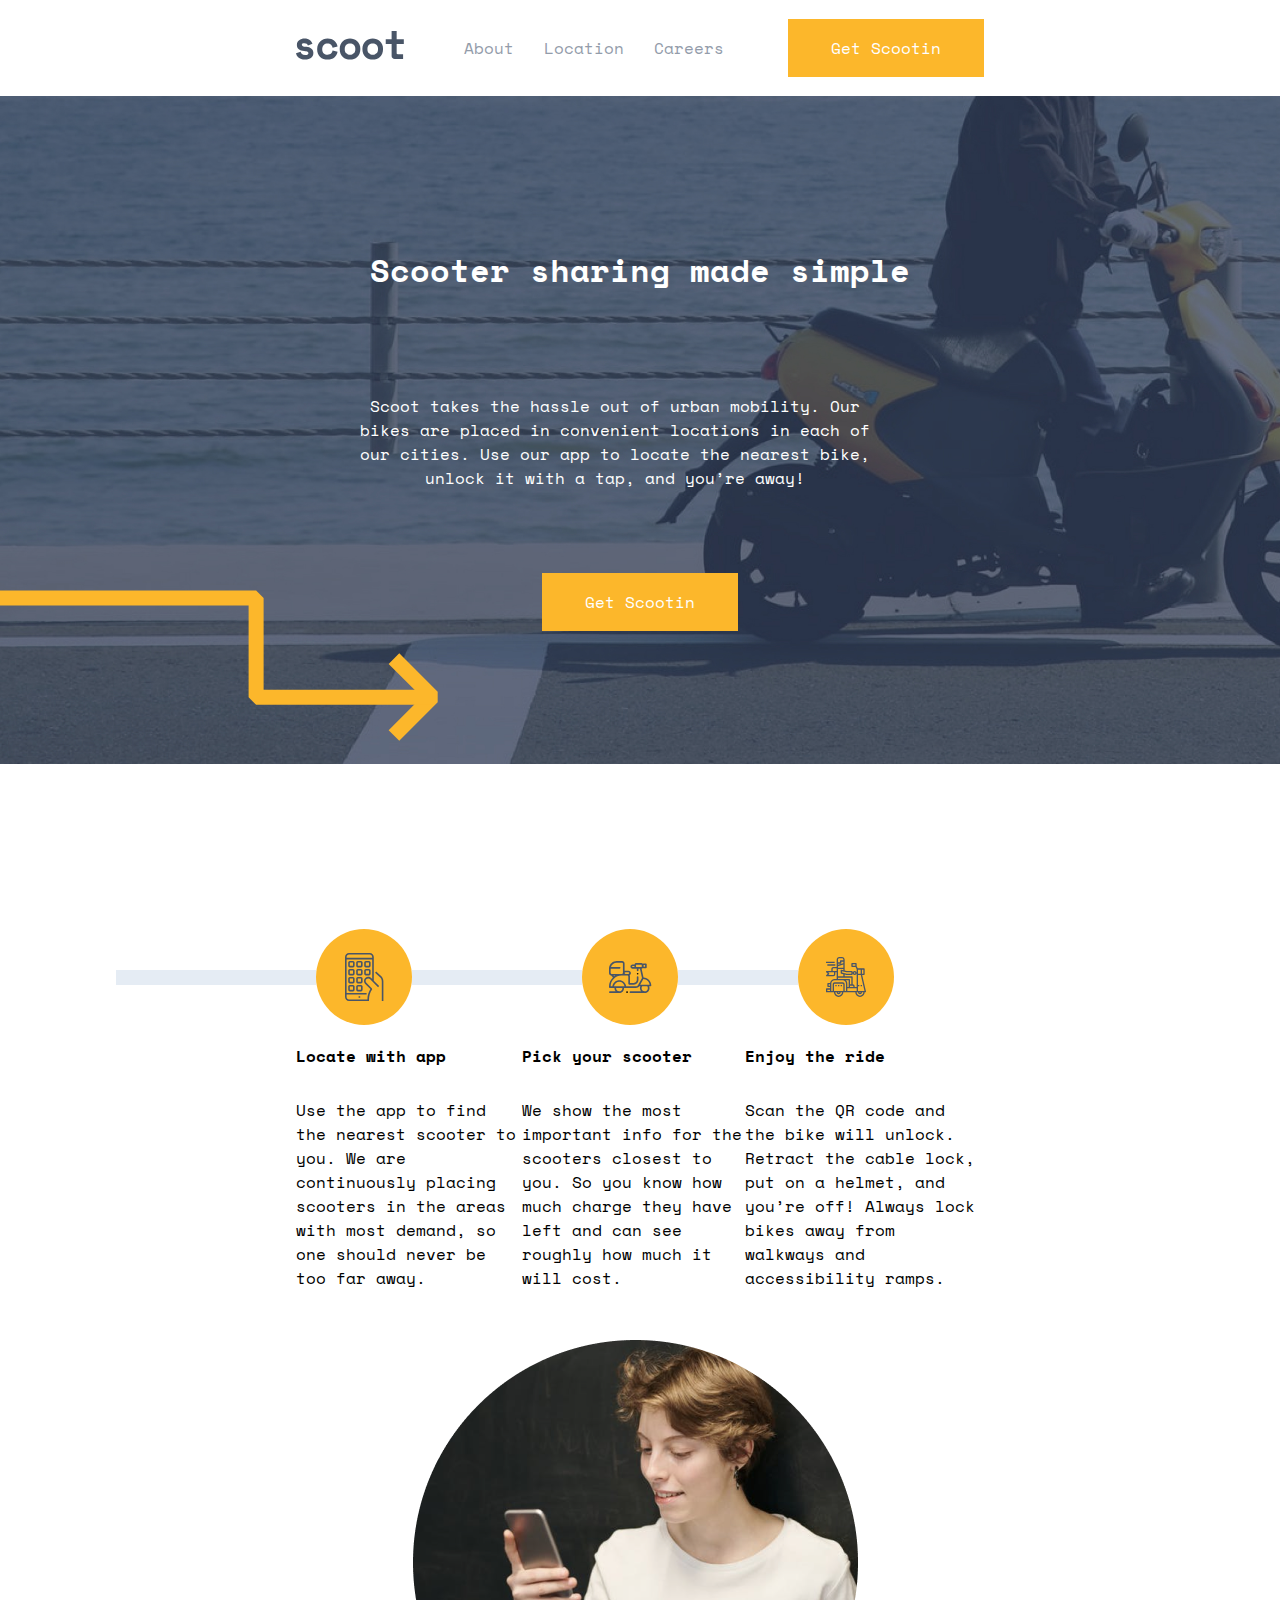
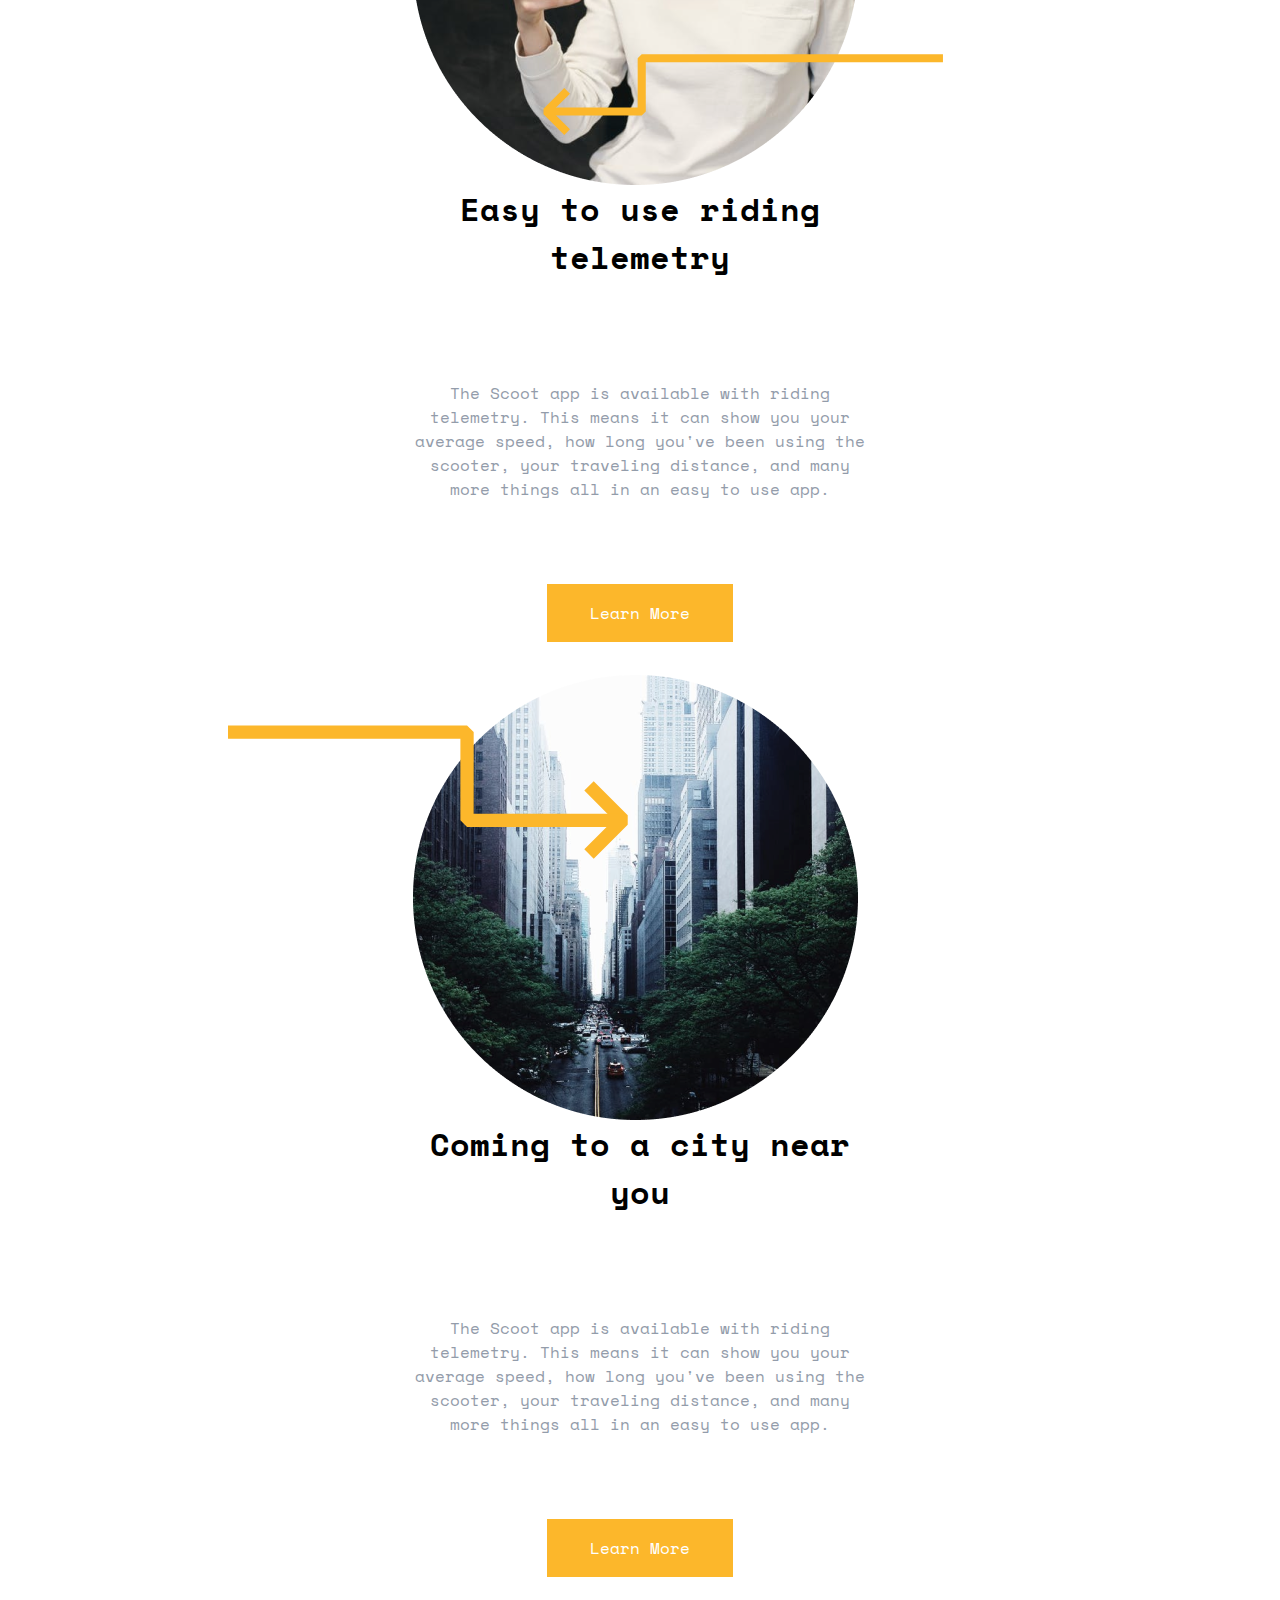
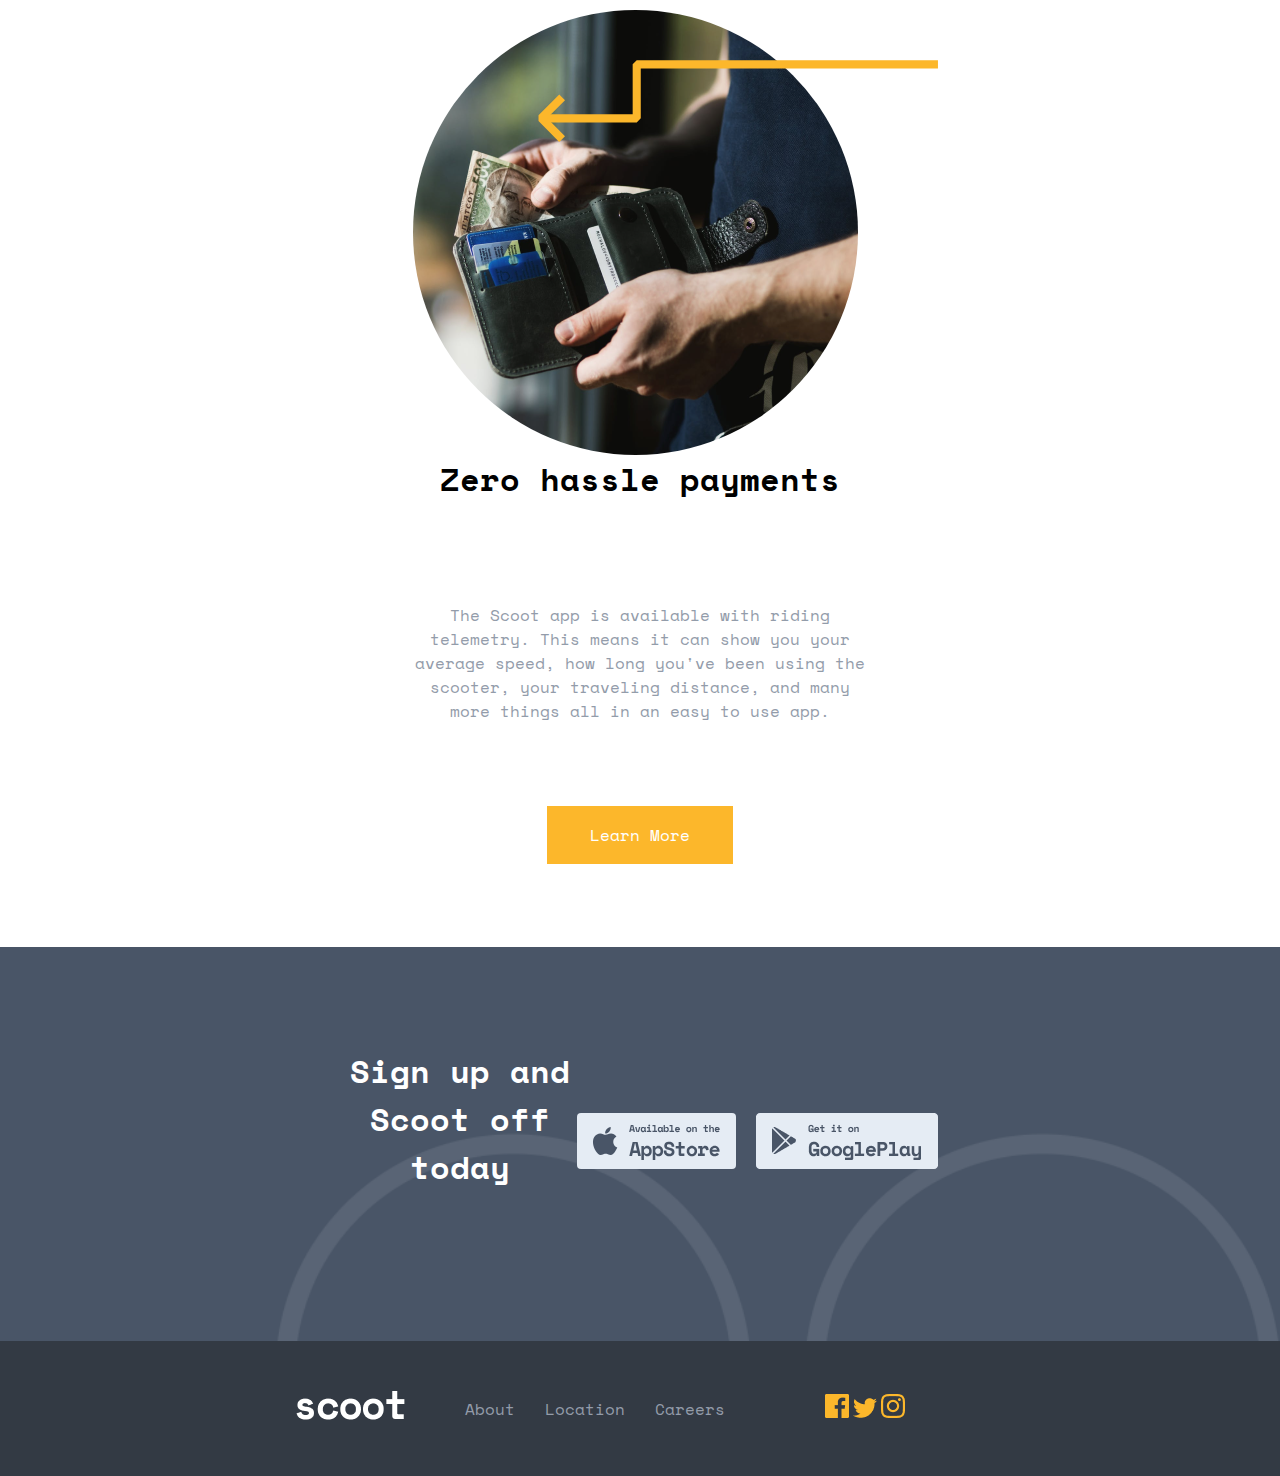
<file: index.html>
<!DOCTYPE html>
<html lang="en">

<head>
    <meta charset="UTF-8">
    <meta http-equiv="X-UA-Compatible" content="IE=edge">
    <meta name="viewport" content="width=, initial-scale=1.0">
    <title>exam_2</title>
    <link rel="stylesheet" href="/css/index.css">
    <link rel="preconnect" href="https://fonts.googleapis.com">
    <link rel="preconnect" href="https://fonts.gstatic.com" crossorigin>
    <link
        href="https://fonts.googleapis.com/css2?family=Barlow:wght@100;400;700&family=Fraunces:opsz,wght@9..144,900&family=Fredoka+One&family=Hind+Madurai:wght@400;600;700&family=Oswald:wght@400;500&family=Space+Mono:wght@700&display=swap"
        rel="stylesheet">
</head>

<body>
    <header>
        <div class="header_container container">
            <div class="header_nav">
                <div class="header_nav_mobil">
                    <img src="img/Group.svg" alt="">
                </div>
                <div class="header_nav_logo">
                    <a href="index.html"><img src="img/scoot.svg" alt=""></a>
                </div>
                <div class="header_nav_nav">
                    <ul>
                        <li><a href="about.html">About</a></li>
                        <li><a href="location.html">Location</a></li>
                        <li><a href="career.html">Careers</a></li>
                    </ul>
                </div>
            </div>
            <div class="header_nav_btn">
                <a href="">Get Scootin</a>
            </div>
        </div>
    </header>
    <div class="intro_bg">
        <div class="intro_container container">
            <div class="intro_text">
                <h1>Scooter sharing made simple</h1>
                <div class="intro_text_p">
                    <span class="intro_text_line"></span>
                    <p>Scoot takes the hassle out of urban mobility. Our bikes are placed in convenient locations in
                        each of
                        our cities. Use our app to locate the nearest bike, unlock it with a tap, and you’re away!</p>
                    <img src="img/Group 8 Copy.svg" alt="">
                </div>
                <div class="intro_nav_btn">
                    <a href="">Get Scootin</a>
                </div>
            </div>
            <div class="intro_text_mobil">
                <h1>Scooter sharing made simple</h1>
                <p>Scoot takes the hassle out of urban mobility. Our bikes are placed in convenient locations ineach of
                our cities. Use our app to locate the nearest bike, unlock it with a tap, and you’re away!</p>
                <div class="intro_nav_btn">
                    <a href="">Get Scootin</a>
                </div>
            </div>
        </div>
    </div>
    <section class="section_bg">
        <div class="section_container container">
            <div class="section_top">
                <div class="section_rows_img">
                    <div class="section_text_line"></div>
                    <img src="img/Group 8.svg" alt="">
                    <div class="section_text_line"></div>
                    <img src="img/Group 9.svg" alt="">
                    <div class="section_text_line"></div>
                    <img src="img/Group 10.svg" alt="">
                </div>
                <div class="section_rows_mobil">
                    <img src="img/Group 8.svg" alt="">
                    <div class="section_col">
                        <h4>Locate with app</h4>
                        <p>Use the app to find the nearest scooter to you. We are continuously placing scooters in the areas
                            with most demand, so one should never be too far away. </p>
                    </div>
                    <div class="section_col">
                        <img src="img/Group 9.svg" alt="">
                        <h4>Pick your scooter</h4>
                        <p>We show the most important info for the scooters closest to you. So you know how much charge they
                            have left and can see roughly how much it will cost.</p>
                    </div>
                    <div class="section_col">
                        <img src="img/Group 10.svg" alt="">
                        <h4>Enjoy the ride</h4>
                        <p>Scan the QR code and the bike will unlock. Retract the cable lock, put on a helmet, and you’re
                            off! Always lock bikes away from walkways and accessibility ramps.</p>
                    </div>
                </div>
                <div class="section_rows">
                    <div class="section_col">
                        <h4>Locate with app</h4>
                        <p>Use the app to find the nearest scooter to you. We are continuously placing scooters in the areas
                            with most demand, so one should never be too far away. </p>
                    </div>
                    <div class="section_col">
                        <h4>Pick your scooter</h4>
                        <p>We show the most important info for the scooters closest to you. So you know how much charge they
                            have left and can see roughly how much it will cost.</p>
                    </div>
                    <div class="section_col">
                        <h4>Enjoy the ride</h4>
                        <p>Scan the QR code and the bike will unlock. Retract the cable lock, put on a helmet, and you’re
                            off! Always lock bikes away from walkways and accessibility ramps.</p>
                    </div>
                </div>
            </div>
            <div class="telemetry_cont_rows">
                <div class="telemetry_cont">
                    <div class="telemetry_text">
                        <h1>Easy to use
                            riding telemetry</h1>
                        <p>The Scoot app is available with riding telemetry. This means it can show you your average speed,
                            how long you've been using the scooter, your traveling distance, and many more things all in an
                            easy to use app.</p>
                            <div class="intro_nav_btn">
                                <a href="">Learn More</a>
                            </div>
                    </div>
                    <div class="telemetry_img">
                        <img src="img/Group 32.svg" alt="">
                    </div>
                </div>
                <div class="telemetry_cont">
                    <div class="telemetry_img_left">
                        <img src="img/Group 8 Copy.svg" alt="">
                    </div>
                    <div class="telemetry_text">
                        <h1>Coming to a city near you</h1>
                        <p>The Scoot app is available with riding telemetry. This means it can show you your average speed,
                            how long you've been using the scooter, your traveling distance, and many more things all in an
                            easy to use app.</p>
                            <div class="intro_nav_btn">
                                <a href="">Learn More</a>
                            </div>
                    </div>
                </div>
                <div class="telemetry_cont">
                    <div class="telemetry_text">
                        <h1>Zero hassle payments</h1>
                        <p>The Scoot app is available with riding telemetry. This means it can show you your average speed,
                            how long you've been using the scooter, your traveling distance, and many more things all in an
                            easy to use app.</p>
                            <div class="intro_nav_btn">
                                <a href="">Learn More</a>
                            </div>
                    </div>
                    <div class="telemetry_img_right">
                        <img src="img/Group 32.svg" alt="">
                    </div>
                </div>
            </div>
            <div class="telemetry_cont_rows_tablet">
                <div class="telemetry_cont"> 
                    <div class="telemetry_img">
                        <img src="img/Group 32.svg" alt="">
                    </div>
                    <div class="telemetry_text">
                        <h1>Easy to use
                            riding telemetry</h1>
                        <p>The Scoot app is available with riding telemetry. This means it can show you your average speed,
                            how long you've been using the scooter, your traveling distance, and many more things all in an
                            easy to use app.</p>
                            <div class="intro_nav_btn">
                                <a href="">Learn More</a>
                            </div>
                    </div>
                </div>
                <div class="telemetry_cont">
                    <div class="telemetry_img_left">
                        <img src="img/Group 8 Copy.svg" alt="">
                    </div>
                    <div class="telemetry_text">
                        <h1>Coming to a city near you</h1>
                        <p>The Scoot app is available with riding telemetry. This means it can show you your average speed,
                            how long you've been using the scooter, your traveling distance, and many more things all in an
                            easy to use app.</p>
                            <div class="intro_nav_btn">
                                <a href="">Learn More</a>
                            </div>
                    </div>
                </div>
                <div class="telemetry_cont">
                    <div class="telemetry_img_right">
                        <img src="img/Group 32.svg" alt="">
                    </div>
                    <div class="telemetry_text">
                        <h1>Zero hassle payments</h1>
                        <p>The Scoot app is available with riding telemetry. This means it can show you your average speed,
                            how long you've been using the scooter, your traveling distance, and many more things all in an
                            easy to use app.</p>
                            <div class="intro_nav_btn">
                                <a href="">Learn More</a>
                            </div>
                    </div>
                </div>
            </div>
        </div>
        
    </section>
    <aside class="aside_bg">
        <div class="aside_container container">
            <div class="aside_cont">
                <div class="aside_text">
                    <h1>Sign up and Scoot off today</h1>
                </div>
                <div class="aside_social">
                    <a href="https://www.apple.com/ru/app-store/"><img src="img/Group 28.svg" alt=""></a>
                    <a href="https://families.google.com/service-restricted?src=https%3A%2F%2Fplay.google.com%2Fstore&es=ABAdc_iSh6_m8SRLg4kPnCI8l3qUtNF8uSKRP6R7TPORUP-FJ4D0WWO5AcD2Y7E1WwTiC3HQOCE-"><img src="img/Group 28 Copy.png" alt=""></a>
                </div>
            </div>
        </div>
    </aside>
    <footer class="footer_bg">
        <div class="footer_container container">
            <div class="footer_nav">
                <div class="footer_nav_logo">
                    <a href="index.html"><img src="img/scoot.png" alt=""></a>
                </div>
                <div class="footer_nav_nav">
                    <ul>
                        <li><a href="about.html">About</a></li>
                        <li><a href="location.html">Location</a></li>
                        <li><a href="career.html">Careers</a></li>
                    </ul>
                </div>
                <div class="footer_social">
                    <a href="https://ru-ru.facebook.com/"><img src="img/Path (2).png" alt=""></a>
                    <a href="https://twitter.com/?lang=ru"><img src="img/Path (3).png" alt=""></a>
                    <a href="https://www.instagram.com/"><img src="img/Shape (2).png" alt=""></a>
                </div>
            </div>
        </div>
    </footer>
</body>

</html>
</file>
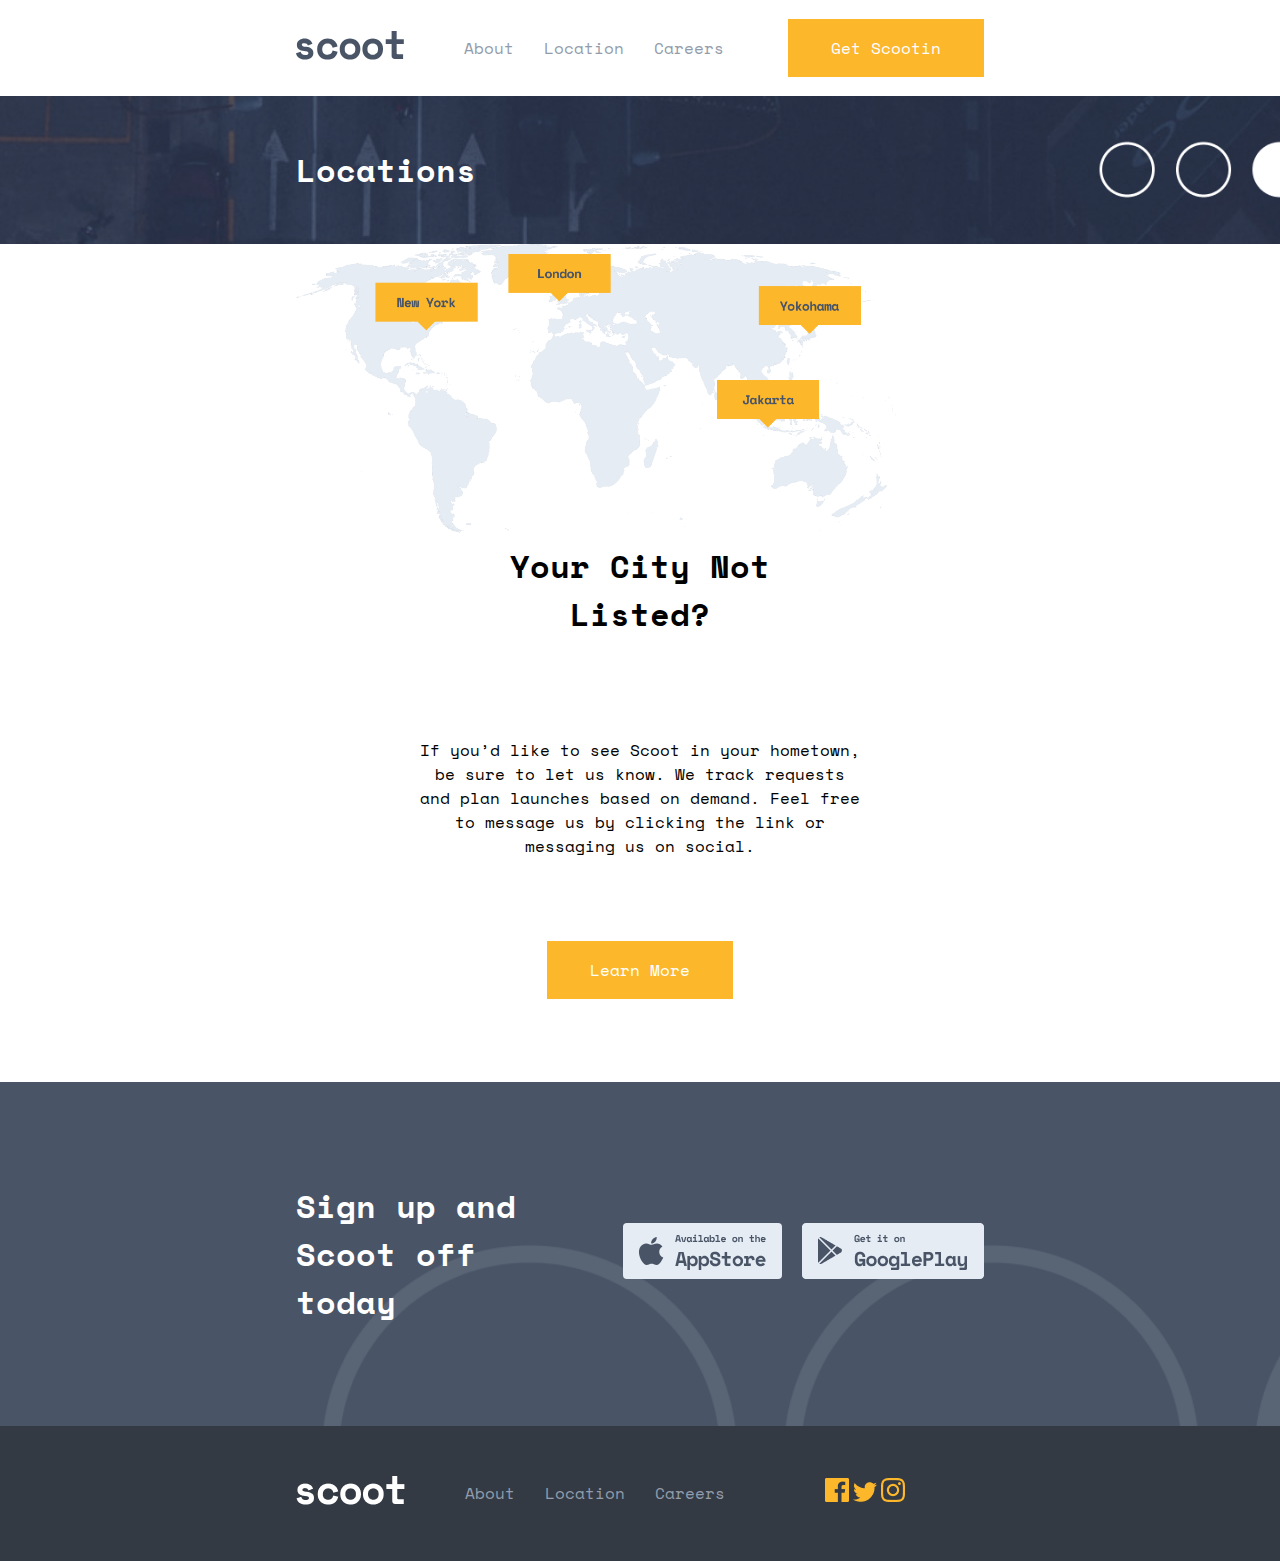
<file: location.html>
<!DOCTYPE html>
<html lang="en">

<head>
    <meta charset="UTF-8">
    <meta http-equiv="X-UA-Compatible" content="IE=edge">
    <meta name="viewport" content="width=device-width, initial-scale=1.0">
    <title>exam_2</title>
    <link rel="stylesheet" href="/css/location.css">
    <link rel="preconnect" href="https://fonts.googleapis.com">
    <link rel="preconnect" href="https://fonts.gstatic.com" crossorigin>
    <link
        href="https://fonts.googleapis.com/css2?family=Barlow:wght@100;400;700&family=Fraunces:opsz,wght@9..144,900&family=Fredoka+One&family=Hind+Madurai:wght@400;600;700&family=Oswald:wght@400;500&family=Space+Mono:wght@700&display=swap"
        rel="stylesheet">
</head>

<body>
    <header>
        <div class="header_container container">
            <div class="header_nav">
                <div class="header_nav_mobil">
                    <img src="img/Group.svg" alt="">
                </div>
                <div class="header_nav_logo">
                    <a href="index.html"><img src="img/scoot.svg" alt=""></a>
                </div>
                <div class="header_nav_nav">
                    <ul>
                        <li><a href="about.html">About</a></li>
                        <li><a href="location.html">Location</a></li>
                        <li><a href="career.html">Careers</a></li>
                    </ul>
                </div>
            </div>
            <div class="header_nav_btn_top">
                <a href="">Get Scootin</a>
            </div>
        </div>
    </header>
    <div class="intro_bg">
        <div class="intro_container container">
            <h1>Locations</h1>
        </div>
    </div>
    <div class="loc">
        <div class="loc_container container">
            <img src="img/Group 7.png" alt="">
        </div>
    </div>
    <div class="city">
        <div class="city_container container">
            <div class="city_rows">
                <div class="city_col_text">
                    <h1>Your City Not Listed?</h1>
                </div>
                <div class="city_col_p">
                    <p>
                        If you’d like to see Scoot in your hometown, be sure to let us know. We track requests and plan
                        launches based on demand. Feel free to message us by clicking the link or messaging us on
                        social.
                    </p>
                </div>
                <div class="header_nav_btn">
                    <a href="">Learn More</a>
                </div>
            </div>
        </div>
    </div>
    <aside class="aside_bg">
        <div class="aside_container container">
            <div class="aside_cont">
                <div class="aside_text">
                    <h1>Sign up and Scoot off today</h1>
                </div>
                <div class="aside_social">
                    <a href="https://www.apple.com/ru/app-store/"><img src="img/Group 28.svg" alt=""></a>
                    <a
                        href="https://families.google.com/service-restricted?src=https%3A%2F%2Fplay.google.com%2Fstore&es=ABAdc_iSh6_m8SRLg4kPnCI8l3qUtNF8uSKRP6R7TPORUP-FJ4D0WWO5AcD2Y7E1WwTiC3HQOCE-"><img
                            src="img/Group 28 Copy.png" alt=""></a>
                </div>
            </div>
        </div>
    </aside>
    <footer class="footer_bg">
        <div class="footer_container container">
            <div class="footer_nav">
                <div class="footer_nav_logo">
                    <a href="index.html"><img src="img/scoot.png" alt=""></a>
                </div>
                <div class="footer_nav_nav">
                    <ul>
                        <li><a href="about.html">About</a></li>
                        <li><a href="location.html">Location</a></li>
                        <li><a href="career.html">Careers</a></li>
                    </ul>
                </div>
                <div class="footer_social">
                    <a href="https://ru-ru.facebook.com/"><img src="img/Path (2).png" alt=""></a>
                    <a href="https://twitter.com/?lang=ru"><img src="img/Path (3).png" alt=""></a>
                    <a href="https://www.instagram.com/"><img src="img/Shape (2).png" alt=""></a>
                </div>
            </div>
        </div>
    </footer>
</body>

</html>
</file>
<file: css/index.css>
*{
    box-sizing: border-box;
    margin: 0px;
    padding: 0px;
}
.container{
    max-width: 1280px;
    margin:0 auto;
}
body h1{
    font-family: 'Barlow', sans-serif;
    font-family: 'Fraunces', serif;
    font-family: 'Fredoka One', italic;
    font-family: 'Hind Madurai', sans-serif;
    font-family: 'Oswald', sans-serif;
    font-family: 'Space Mono', monospace
}
body h4{
    font-family: 'Barlow', sans-serif;
    font-family: 'Fraunces', serif;
    font-family: 'Fredoka One', italic;
    font-family: 'Hind Madurai', sans-serif;
    font-family: 'Oswald', sans-serif;
    font-family: 'Space Mono', monospace
}
body p{
    font-family: 'Barlow', sans-serif;
    font-family: 'Fraunces', serif;
    font-family: 'Fredoka One', cursive;
    font-family: 'Hind Madurai', sans-serif;
    font-family: 'Oswald', sans-serif;
    font-family: 'Space Mono', monospace;
}
.header_container{
    display: flex;
    height: 96px;
    align-items: center;
    justify-content: space-between;
}
body a{
    font-family: 'Barlow', sans-serif;
    font-family: 'Fraunces', serif;
    font-family: 'Fredoka One', italic;
    font-family: 'Hind Madurai', sans-serif;
    font-family: 'Oswald', sans-serif;
    font-family: 'Space Mono', monospace
}
.header_nav_mobil{
    display: none;
}
.header_nav_logo_mobil{
    display: none;
}
.header_nav_nav ul{
    display: flex;
    gap: 30px;
    margin-left: 60px;
}
.header_nav_nav ul li{
    list-style-type: none;
}
.header_nav_nav ul li a{
    text-decoration: none;
    color: #939CAA;
}
.header_nav_nav ul li a:hover{
    color: #FCB72B;
}

.header_nav{
    display: flex;
    align-items: center;
}
.header_nav_btn a{
    background-color: #FCB72B;
    color: white;
    padding: 14px 40px;
    border: 3px solid #FCB72B;
    text-decoration: none;
}
.header_nav_btn a:hover{
    background-color: white;
    color: #FCB72B;
    text-decoration: none;
    border: 3px solid #FCB72B;
    transition: 1s;
}

.intro_bg{
    background-image: url(../img/Bitmap\ \(4\).jpg);
    background-position: center;
    background-repeat: no-repeat;
    background-size: cover;
    padding: 150px;
}
.section_rows_mobil{
    display: none;
}
.intro_text{
    max-width: 700px;
    color: white;
}
.intro_nav_btn a{
    background-color: #FCB72B;
    color: white;
    padding: 14px 40px;
    border: 3px solid #FCB72B;
    text-decoration: none;
}
.intro_nav_btn a:hover{
    background-color: white;
    color: #FCB72B;
    text-decoration: none;
    border: 3px solid #FCB72B;
    transition: 1s;
}
.intro_text p{
    margin-right: 100px;
    margin-bottom: 100px;
    margin-left: 250px;
    min-width: 400px;
}
.intro_text_line{
    position: absolute;
    left: -200px;
    top: 50px;
    border-top: 15px solid #FCB72B;
    padding: 0px 150px;

}
.intro_text_p{
    position: relative;
    display: flex;
    align-items: center;
    margin-top: 100px;
}
.section_rows{
    display: flex;
}
.section_container{
    position: relative;
    margin-top: 200px;
}
.section_col h4{
    margin-top: 30px;
    margin-bottom: 30px;
}
.section_text_line{
    border-top: 15px solid #FCB72B;
    padding: 0px 150px;
}
.section_text_line:first-child{
    border-top: 15px solid #E5ECF4;
    padding: 0px 100px;
}
.section_text_line:nth-child(3){
    border-top: 15px solid #E5ECF4;
    padding: 0px 190px;
}
.section_text_line:nth-child(5){
    border-top: 15px solid #E5ECF4;
    padding: 0px 180px;
}
.section_rows_img{
    display: flex;
    align-items: center;
    position: absolute;
    left: -180px;
    top: -85px;
}
.telemetry_cont{
    display: flex;
    justify-content: space-between;
    align-items: center;
    margin-top: 250px;
}
.telemetry_text{
    max-width: 455px;
}
.telemetry_text p{
    margin-top: 100px;
    margin-bottom: 100px;
    color: #939CAA;
}
.intro_text_mobil{
    display: none;
}
.telemetry_img{
    background-image: url(/img/Group\ 33.png);
    background-repeat: no-repeat;
    background-size: cover;
    background-position: center;
    padding: 100px;
    width: 445px;
    height: 445px;
    position: relative;
}
.telemetry_img img{
    position: absolute;
    left: -230px;
    bottom: 50px;
}
.telemetry_img_left{
    background-image: url(/img/Bitmap\ Copy.png);
    background-repeat: no-repeat;
    background-size: cover;
    background-position: center;
    padding: 100px;
    width: 445px;
    height: 445px;
    position: relative;
}
.telemetry_img_left img{
    position: absolute;
    right: 230px;
    top: 50px;
}
.telemetry_img_right{
    background-image: url(/img/Bitmap\ \(8\).png);
    background-repeat: no-repeat;
    background-size: cover;
    background-position: center;
    padding: 100px;
    width: 445px;
    height: 445px;
    border-radius: 50%;
    position: relative;
}
.telemetry_img_right img{
    position: absolute;
    right: -30px;
    top: 50px;
}
.aside_social{
    gap: 20px;
    display: flex;
}
.aside_cont{
    justify-content: space-between;
    display: flex;
    align-items: center;
}
.aside_bg{
    background-image: url(/img/Mask\ \(2\).png);
    background-position: center;
    background-size: cover;
    background-repeat: no-repeat;
    padding: 100px;
}
.aside_text{
    color: #fff;
    max-width: 235px;
}
.footer_nav_nav ul{
    display: flex;
    gap: 30px;
    margin-left: 60px;
}
.footer_nav_nav ul li{
    list-style-type: none;
}
.footer_nav_nav ul li a{
    text-decoration: none;
    color: #939CAA;
}
.footer_nav_nav ul li a:hover{
    color: #FCB72B;
}

.footer_nav{
    display: flex;
    align-items: center;
}
.footer_bg{
    background-color: #333A44;
    padding: 50px;
}
.footer_social{
    margin-left: 700px;
    gap: 30px;
}
.footer_social:hover{
    color: #fff;
}
.telemetry_cont_rows_tablet{
    display: none;
}

@media only screen and (max-width: 1440px) {
    
    .container {
        max-width: 688px;
        margin: 0 auto;
    }

    .intro_text{
        text-align: center;
    }
    .intro_text_line{
        display: block;
    }
    .intro_text_line{
        position: absolute;
        left: -0px;
        top: 50px;
        border-top: 15px solid #FCB72B;
        padding: 0px 150px;
    
    }
    .telemetry_cont{
        display: block;
        text-align: center;
        margin-top: 50px;
    }

    .telemetry_cont_rows{
       display: none;
    }
    .footer_social{
       justify-content: flex-end;
    }
    .telemetry_cont_rows_tablet{
        display: flex;
        flex-wrap: wrap;
        margin-bottom: 100px;
        justify-content: center;
    }

    .intro_text_p {
        position: relative;
        display: block;
        align-items: center;
        margin-top: 100px;
    }
    .intro_text_line {
        display: none;
    }

    .intro_text p {
        margin-right: 100px;
        margin-bottom: 100px;
        margin-left: 50px;
        min-width: 400px;
    }
    .section_text_line{
        padding: 0px 150px;
    }
    .section_text_line:first-child{
        padding: 0px 100px;
    }
    .section_text_line:nth-child(3){
        padding: 0px 85px;
    }
    .section_text_line:nth-child(5){
        padding: 0px 60px;
    }
    .section_rows{
        margin-top: 250px;
    }

    .footer_social {
        margin-left: 100px;
        gap: 30px;
    }
    
    .section_container{
        position: relative;
    }
    .telemetry_img{
        background-image: url(/img/Group\ 33.png);
        background-repeat: no-repeat;
        background-size: cover;
        background-position: center;
        padding: 100px;
        width: 445px;
        height: 445px;
        position: relative;
    }
    .telemetry_img img{
        position: absolute;
        left: 130px;
        bottom: 50px;
        width: 400px;
    }
    .telemetry_img_left{
        background-image: url(/img/Bitmap\ Copy.png);
        background-repeat: no-repeat;
        background-size: cover;
        background-position: center;
        padding: 100px;
        width: 445px;
        height: 445px;
        position: relative;
    }
    .telemetry_img_left img{
        position: absolute;
        right: 230px;
        top: 50px;
        width: 400px;
    }
    .telemetry_img_right{
        background-image: url(/img/Bitmap\ \(8\).png);
        background-repeat: no-repeat;
        background-size: cover;
        background-position: center;
        padding: 100px;
        width: 445px;
        height: 445px;
        border-radius: 50%;
        position: relative;
    }
    .telemetry_img_right img{
        position: absolute;
        right: -80px;
        top: 50px;
        width: 400px;
    }
    .aside_cont{
        display: flex;
        text-align: center;
        flex-wrap: wrap;
        justify-content: center;
    }
    .aside_text{
        margin-bottom: 50px;
    }
    .intro_text_p{
        position: relative;
    }
    .intro_text_p img{
        position: absolute;
        left: -310px;
    }
}
@media only screen and (max-width: 705px) {
    body p{
        max-width: 311px;
        text-align: center;
        margin-left: 25px;
    }
    .container {
        max-width: 375px;
        margin: 0 auto;
    }
    .intro_bg{
        padding: 50px;
    }
    .header_nav_nav{
        display: none;
    }
    .header_nav_btn{
        display: none;
    }
    .header_nav{
        justify-content: space-between;
    }
    .intro_text_mobil{
        display: block;
        color: #fff;
        text-align: center;
    }
    .intro_text_mobil p{
        margin-top: 30px;
        margin-bottom: 30px;
    }
    .intro_text{
        display: none;
    }
    .header_nav_mobil{
        display: block;
    }
    .intro_text{
        text-align: center;
    }
    .section_rows_mobil{
        margin-top: 50px;
        display: block;
        text-align: center;
    }
    .section_col{
        margin-top: 50px;
    }
    .section_rows{
        display: none;
    }
    .section_rows_img{
        display: none;
    }
    .intro_text p{
        justify-content: center;
        margin-left: -110px;
    }
    .intro_text_p img {
        position: absolute;
        left: -510px;
    }
    .footer_nav{
        gap: 30px;
        display: flex;
        flex-wrap: wrap;
        justify-content: center;
    }
    .footer_social{
        margin-left: 0px;
    }
    .footer_nav_nav ul{
        display: flex;
        flex-wrap: wrap; 
        gap: 10px; 
    }
    .telemetry_img{
        background-image: url(/img/Group\ 33.png);
        background-repeat: no-repeat;
        background-size: cover;
        background-position: center;
        padding: 100px;
        width: 245px;
        height: 245px;
        margin-left: 50px;
        position: relative;
    }
    .telemetry_img img{
        position: absolute;
        left: 30px;
        bottom: 50px;
        width: 300px;
    }
    .telemetry_img_left{
        background-image: url(/img/Bitmap\ Copy.png);
        background-repeat: no-repeat;
        background-size: cover;
        background-position: center;
        padding: 100px;
        width: 245px;
        margin-left: 50px;
        height: 245px;
        position: relative;
    }
    .telemetry_img_left img{
        position: absolute;
        right: 230px;
        top: 50px;
        width: 300px;
    }
    .telemetry_img_right{
        background-image: url(/img/Bitmap\ \(8\).png);
        background-repeat: no-repeat;
        background-size: cover;
        background-position: center;
        padding: 100px;
        width: 245px;
        height: 245px;
        margin-left: 50px;
        border-radius: 50%;
        position: relative;
    }
    .telemetry_img_right img{
        position: absolute;
        right: -80px;
        top: 50px;
        width: 300px;
    }
    .footer_nav_nav ul{
        display: block;
    }
    .telemetry_cont{
        text-align: center;
    }
    .header_nav_logo{
        margin-left: 100px;
    }
    .footer_nav{
        display: block;
        margin-left: 100px;
        align-items: center;
    }
    .footer_nav_nav{
        margin-left: -50px;
        margin-bottom: 30px;
        margin-top: 30px;
    }
    .footer_social a{
        margin-left: 30px;
    }

    .footer_social a:nth-child(1){
        margin-left: -30px;
    }
}
</file>
<file: css/location.css>
*{
    box-sizing: border-box;
    margin: 0px;
    padding: 0px;
}
.container{
    max-width: 1280px;
    margin:0 auto;
}
body h1{
    font-family: 'Barlow', sans-serif;
    font-family: 'Fraunces', serif;
    font-family: 'Fredoka One', italic;
    font-family: 'Hind Madurai', sans-serif;
    font-family: 'Oswald', sans-serif;
    font-family: 'Space Mono', monospace
}
body h4{
    font-family: 'Barlow', sans-serif;
    font-family: 'Fraunces', serif;
    font-family: 'Fredoka One', italic;
    font-family: 'Hind Madurai', sans-serif;
    font-family: 'Oswald', sans-serif;
    font-family: 'Space Mono', monospace
}
body p{
    font-family: 'Barlow', sans-serif;
    font-family: 'Fraunces', serif;
    font-family: 'Fredoka One', italic;
    font-family: 'Hind Madurai', sans-serif;
    font-family: 'Oswald', sans-serif;
    font-family: 'Space Mono', monospace;
}
body a{
    font-family: 'Barlow', sans-serif;
    font-family: 'Fraunces', serif;
    font-family: 'Fredoka One', italic;
    font-family: 'Hind Madurai', sans-serif;
    font-family: 'Oswald', sans-serif;
    font-family: 'Space Mono', monospace
}
.header_container{
    display: flex;
    height: 96px;
    align-items: center;
    justify-content: space-between;
}
.header_nav_mobil{
    display: none;
}
.header_nav_logo_mobil{
    display: none;
}
.header_nav_nav ul{
    display: flex;
    gap: 30px;
    margin-left: 60px;
}
.header_nav_nav ul li{
    list-style-type: none;
}
.header_nav_nav ul li a{
    text-decoration: none;
    color: #939CAA;
}
.header_nav_nav ul li a:hover{
    color: #FCB72B;
}


.header_nav{
    display: flex;
    align-items: center;
}
.header_nav_btn_top a{
    background-color: #FCB72B;
    color: white;
    padding: 14px 40px;
    border: 3px solid #FCB72B;
    text-decoration: none;
}
.header_nav_btn_top a:hover{
    background-color: white;
    color: #FCB72B;
    text-decoration: none;
    border: 3px solid #FCB72B;
    transition: 1s;
}
.header_nav{
    display: flex;
    align-items: center;
}
.header_nav_btn_top a{
    background-color: #FCB72B;
    color: white;
    padding: 14px 40px;
    border: 3px solid #FCB72B;
    text-decoration: none;
}
.header_nav_btn_top a:hover{
    background-color: white;
    color: #FCB72B;
    text-decoration: none;
    border: 3px solid #FCB72B;
    transition: 1s;
}
.header_nav_btn a{
    background-color: #FCB72B;
    color: white;
    padding: 14px 40px;
    border: 3px solid #FCB72B;
    text-decoration: none;
}
.header_nav_btn a:hover{
    background-color: white;
    color: #FCB72B;
    text-decoration: none;
    border: 3px solid #FCB72B;
    transition: 1s;
}

.intro_bg{
    background-image: url(/img/Bitmap\ \(20\).png);
    background-repeat: no-repeat;
    background-size: cover;
    background-position: center;
    padding: 50px;
}
.intro_container{
    color: white;
}

.intro_text_mobil{
    display: none;
}

.loc_container{
    justify-content: center;
    align-items: center;
    margin-top: 100px;
}

.city_rows{
    display: flex;
    align-items: center;
    gap: 100px;
}
.city_col_p{
    max-width: 445px;
}

.city_col_text{
    max-width: 350px;
}

.city_container{
    margin-top: 120px;
    margin-bottom: 120px;
}

.footer_nav_nav ul{
    display: flex;
    gap: 30px;
    margin-left: 60px;
}
.footer_nav_nav ul li{
    list-style-type: none;
}
.footer_nav_nav ul li a{
    text-decoration: none;
    color: #939CAA;
}
.footer_nav_nav ul li a:hover{
    color: #FCB72B;
}

.footer_nav{
    display: flex;
    align-items: center;
}
.footer_bg{
    background-color: #333A44;
    padding: 50px;
}
.footer_social{
    margin-left: 700px;
    gap: 30px;
}
.footer_social:hover{
    color: #fff;
}

.aside_social{
    gap: 20px;
    display: flex;
}
.aside_cont{
    justify-content: space-between;
    display: flex;
    align-items: center;
}

.aside_bg{
    background-image: url(/img/Mask\ \(2\).png);
    background-position: center;
    background-size: cover;
    background-repeat: no-repeat;
    padding: 100px;
}
.aside_text{
    color: #fff;
    max-width: 235px;
}




@media only screen and (max-width: 1440px) {
    
    .container {
        max-width: 688px;
        margin: 0 auto;
    }

    .loc_container img{
        width: 600px;
    }

    .city_rows{
        display: flex;
        flex-wrap: wrap;
        justify-content: center;
        text-align: center;
        justify-content: center;
        margin-bottom: 100px;
    }

    .footer_social{
        margin-left: 100px;
        gap: 30px;
    }

}





@media only screen and (max-width: 705px) {
    .container {
        max-width: 375px;
        margin: 0 auto;
    }

    .header_nav_mobil{
        display: block;
    }

    .header_nav_nav{
        display: none;
    }
    .header_nav_btn_top{
        display: none;
    }
    .header_nav_logo{
        margin-left: 100px;
    }
    .loc_container img{
        width: 300px;
        margin-top: 50px;
    }


    .footer_nav{
        display: block;
        margin-left: 100px;
        align-items: center;
    }
    .footer_nav_nav{
        margin-left: -50px;
        margin-bottom: 30px;
        margin-top: 30px;
    }
    .footer_social a{
        margin-left: 30px;
    }

    .footer_social a:nth-child(1){
        margin-left: -30px;
    }

    .footer_nav{
        gap: 30px;
        display: flex;
        flex-wrap: wrap;
        
    }
    .footer_social{
        margin-left: 0px;
    }
    .footer_nav_nav ul{
        display: flex;
        flex-wrap: wrap; 
        gap: 10px; 
    }
    .footer_nav_nav ul{
        display: block;
    }

    .aside_cont{
        display: flex;
        text-align: center;
        flex-wrap: wrap;
        justify-content: center;
    }
    .aside_text{
        margin-bottom: 50px;
    }

}
</file>
